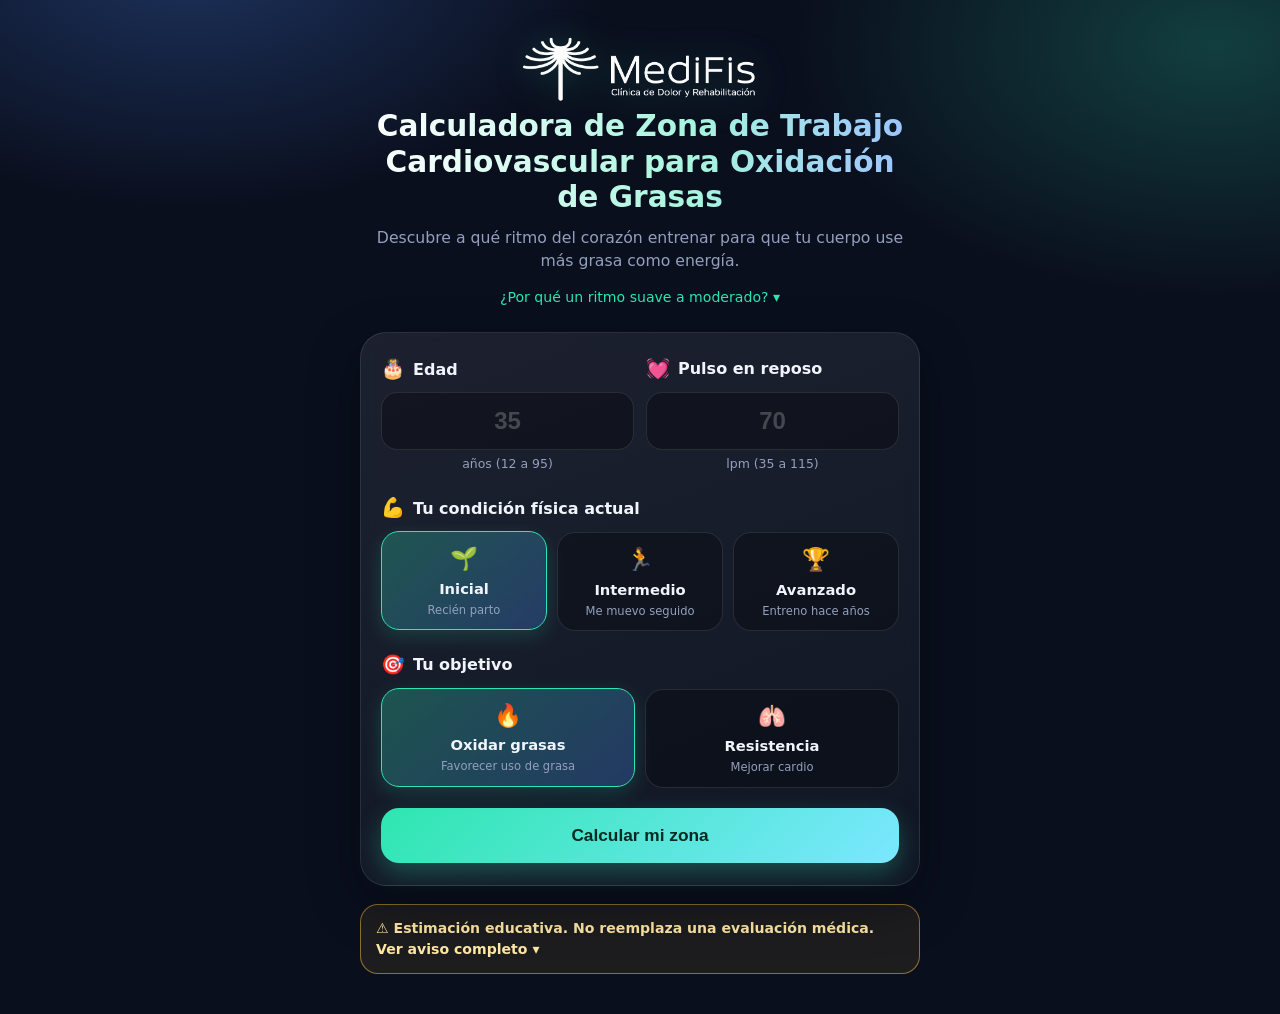
<file: index.html>
<!DOCTYPE html>
<html lang="es">
<head>
<meta charset="UTF-8">
<meta name="viewport" content="width=device-width, initial-scale=1">
<title>Calculadora de Zona de Trabajo Cardiovascular para Oxidación de Grasas</title>
<style>
  :root {
    --bg: #0a0f1e;
    --text: #f1f5fb;
    --muted: #93a0bd;
    --line: rgba(255,255,255,.10);
    --a: #2ee6b0;
    --b: #4c8dff;
    --hot: #ff7a59;
  }
  * { box-sizing: border-box; margin: 0; padding: 0; }
  html { -webkit-text-size-adjust: 100%; }
  body {
    min-height: 100vh;
    font-family: system-ui, -apple-system, "Segoe UI", Roboto, Helvetica, Arial, sans-serif;
    color: var(--text); line-height: 1.5;
    background:
      radial-gradient(700px 420px at 15% -5%, rgba(76,141,255,.28), transparent 60%),
      radial-gradient(700px 420px at 95% 5%, rgba(46,230,176,.22), transparent 60%),
      var(--bg);
    background-attachment: fixed;
    padding: 22px 14px 40px;
  }
  .wrap { max-width: 560px; margin: 0 auto; }

  header { text-align: center; padding: 10px 6px 20px; }
  .logo { display: block; margin: 0 auto 6px; width: min(240px, 68%); height: auto; filter: drop-shadow(0 4px 18px rgba(46,230,176,.25)); }
  h1 {
    font-size: clamp(1.35rem, 5.4vw, 1.85rem); line-height: 1.2; font-weight: 800; margin-top: 6px;
    background: linear-gradient(90deg, #fff, #a7f5de 60%, #9cc2ff);
    -webkit-background-clip: text; background-clip: text; color: transparent;
  }
  .lead { color: var(--muted); font-size: .98rem; margin-top: 10px; }

  details.more { margin: 10px auto 0; max-width: 460px; text-align: left; }
  details summary {
    cursor: pointer; list-style: none; color: var(--a); font-size: .88rem; text-align: center; padding: 4px;
  }
  details summary::-webkit-details-marker { display: none; }
  details .inner { color: var(--muted); font-size: .9rem; margin-top: 8px; padding: 12px 14px; border-radius: 14px; background: rgba(255,255,255,.04); border: 1px solid var(--line); }
  details .inner b { color: var(--text); }

  .card {
    background: linear-gradient(160deg, rgba(255,255,255,.08), rgba(255,255,255,.03));
    border: 1px solid var(--line); border-radius: 26px; padding: 22px 20px;
    box-shadow: 0 18px 50px rgba(0,0,0,.4);
    backdrop-filter: blur(10px); -webkit-backdrop-filter: blur(10px);
  }
  .q { font-weight: 700; font-size: 1rem; margin: 0 0 9px; display: flex; align-items: center; gap: 8px; }
  .q i { font-style: normal; font-size: 1.2rem; }
  .q small { color: var(--muted); font-weight: 400; font-size: .78rem; margin-left: auto; }
  .field { margin-bottom: 20px; }

  .two-col { display: grid; grid-template-columns: 1fr 1fr; gap: 12px; }
  input[type=number] {
    width: 100%; padding: 14px 12px; font-size: 1.5rem; font-weight: 700; text-align: center;
    color: var(--text); background: rgba(0,0,0,.3); border: 1.5px solid var(--line);
    border-radius: 16px; outline: none; transition: border-color .2s, box-shadow .2s;
    -moz-appearance: textfield;
  }
  input[type=number]::-webkit-outer-spin-button, input[type=number]::-webkit-inner-spin-button { -webkit-appearance: none; }
  input[type=number]::placeholder { color: rgba(255,255,255,.22); }
  input[type=number]:focus { border-color: var(--a); box-shadow: 0 0 0 4px rgba(46,230,176,.16); }
  .unit { text-align: center; color: var(--muted); font-size: .78rem; margin-top: 5px; }

  .pills { display: grid; gap: 10px; }
  .pills.c3 { grid-template-columns: repeat(3, 1fr); }
  .pills.c2 { grid-template-columns: repeat(2, 1fr); }
  .pill { position: relative; }
  .pill input { position: absolute; opacity: 0; pointer-events: none; }
  .pill span {
    display: flex; flex-direction: column; align-items: center; justify-content: center; gap: 2px;
    min-height: 74px; padding: 10px 6px; text-align: center; border-radius: 18px; cursor: pointer;
    background: rgba(0,0,0,.28); border: 1.5px solid var(--line);
    font-weight: 700; font-size: .92rem; transition: all .18s; user-select: none;
  }
  .pill span em { font-style: normal; font-size: 1.4rem; }
  .pill span small { font-weight: 400; color: var(--muted); font-size: .72rem; }
  .pill input:checked + span {
    background: linear-gradient(135deg, rgba(46,230,176,.28), rgba(76,141,255,.28));
    border-color: var(--a); box-shadow: 0 6px 20px rgba(46,230,176,.18); transform: translateY(-1px);
  }
  .pill input:focus-visible + span { outline: 2px solid var(--b); outline-offset: 2px; }

  .error {
    display: none; margin-bottom: 14px; padding: 12px 14px; border-radius: 14px; font-size: .92rem;
    background: rgba(255,90,90,.12); border: 1px solid rgba(255,110,110,.55); color: #ffd3d3;
  }
  .error.show { display: block; }

  button.go {
    width: 100%; padding: 17px; font-size: 1.08rem; font-weight: 800; color: #052a21;
    border: 0; border-radius: 18px; cursor: pointer;
    background: linear-gradient(135deg, var(--a), #7be7ff);
    box-shadow: 0 10px 26px rgba(46,230,176,.28);
    transition: transform .15s, box-shadow .2s;
  }
  button.go:hover { transform: translateY(-2px); box-shadow: 0 14px 32px rgba(46,230,176,.38); }
  button.go:active { transform: translateY(0); }

  /* Resultado */
  #result { display: none; margin-top: 18px; }
  #result.show { display: block; animation: rise .45s ease; }
  @keyframes rise { from { opacity: 0; transform: translateY(14px); } to { opacity: 1; transform: none; } }

  .hero { text-align: center; padding: 8px 0 4px; }
  .hero .tag { color: var(--muted); font-size: .88rem; }
  .hero .num {
    font-size: clamp(2.8rem, 15vw, 4.2rem); font-weight: 900; line-height: 1.05; margin: 4px 0;
    background: linear-gradient(90deg, var(--a), var(--b));
    -webkit-background-clip: text; background-clip: text; color: transparent;
  }
  .hero .num small { font-size: 1.1rem; font-weight: 700; color: var(--muted); -webkit-text-fill-color: var(--muted); margin-left: 4px; }
  .hero .sub { color: var(--muted); font-size: .85rem; }

  .meter { margin: 18px 4px 6px; }
  .track { position: relative; height: 12px; border-radius: 99px; background: rgba(255,255,255,.09); }
  .zonebar { position: absolute; top: 0; bottom: 0; border-radius: 99px; background: linear-gradient(90deg, var(--a), var(--b)); box-shadow: 0 0 16px rgba(46,230,176,.5); }
  .ends { display: flex; justify-content: space-between; font-size: .74rem; color: var(--muted); margin-top: 6px; }

  .facts { display: grid; grid-template-columns: repeat(3, 1fr); gap: 8px; margin: 16px 0; }
  .fact { text-align: center; padding: 11px 6px; border-radius: 16px; background: rgba(0,0,0,.25); border: 1px solid var(--line); }
  .fact b { display: block; font-size: 1.05rem; }
  .fact small { color: var(--muted); font-size: .7rem; line-height: 1.2; display: block; margin-top: 2px; }

  .tip {
    display: flex; gap: 12px; align-items: flex-start; padding: 13px 14px; border-radius: 18px;
    background: rgba(76,141,255,.11); border: 1px solid rgba(76,141,255,.35); font-size: .93rem;
  }
  .tip i { font-style: normal; font-size: 1.5rem; line-height: 1; }
  .tip b { display: block; }

  .start { margin-top: 12px; }
  .start .t { font-weight: 700; font-size: .95rem; margin-bottom: 8px; }
  .chips { display: grid; grid-template-columns: repeat(3, 1fr); gap: 8px; }
  .chip { text-align: center; padding: 12px 6px; border-radius: 16px; background: rgba(46,230,176,.09); border: 1px solid rgba(46,230,176,.3); font-size: .8rem; color: var(--muted); }
  .chip b { display: block; font-size: 1.05rem; color: var(--text); }

  .safety {
    margin-top: 18px; padding: 13px 15px; border-radius: 18px; font-size: .85rem;
    background: rgba(255,196,60,.08); border: 1px solid rgba(255,196,60,.5); color: #ffe7a6;
  }
  .safety summary { color: #ffe7a6; text-align: left; font-weight: 600; font-size: .88rem; padding: 0; }
  .safety .inner { background: none; border: 0; padding: 8px 0 0; color: #f3dca0; font-size: .82rem; }
  .safety .inner p + p { margin-top: 8px; }

  @media (max-width: 380px) {
    .pills.c3 { grid-template-columns: 1fr; }
    .pill span { flex-direction: row; min-height: 56px; justify-content: flex-start; padding-left: 16px; gap: 10px; }
    .chips, .facts { grid-template-columns: 1fr; }
  }
  @media (prefers-reduced-motion: reduce) { * { animation: none !important; transition: none !important; } }
</style>
</head>
<body>
<div class="wrap">

  <header>
    <img class="logo" src="[data-uri]" alt="MediFis – Clínica de Dolor y Rehabilitación" width="811" height="240">
    <h1>Calculadora de Zona de Trabajo Cardiovascular para Oxidación de Grasas</h1>
    <p class="lead">Descubre a qué ritmo del corazón entrenar para que tu cuerpo use más grasa como energía.</p>
    <details class="more">
      <summary>¿Por qué un ritmo suave a moderado? ▾</summary>
      <div class="inner">
        Tu cuerpo usa <b>grasa</b> y <b>azúcar</b> como combustible. Cuando vas a un ritmo suave a moderado, puedes mantenerlo por más tiempo y la <b>grasa aporta una mayor parte</b> de la energía. Si vas muy rápido, el cuerpo prefiere el azúcar porque da energía más rápido.
      </div>
    </details>
  </header>

  <main class="card">
    <div id="error" class="error" role="alert" aria-live="assertive"></div>

    <div class="two-col field">
      <div>
        <div class="q"><i>🎂</i>Edad</div>
        <input type="number" id="edad" inputmode="numeric" min="12" max="95" placeholder="35" aria-label="Edad en años">
        <div class="unit">años (12 a 95)</div>
      </div>
      <div>
        <div class="q"><i>💓</i>Pulso en reposo</div>
        <input type="number" id="fcr" inputmode="numeric" min="35" max="115" placeholder="70" aria-label="Frecuencia cardíaca en reposo en latidos por minuto">
        <div class="unit">lpm (35 a 115)</div>
      </div>
    </div>

    <div class="field">
      <div class="q"><i>💪</i>Tu condición física actual</div>
      <div class="pills c3" role="radiogroup" aria-label="Condición física">
        <label class="pill"><input type="radio" name="nivel" value="inicial" checked><span><em>🌱</em>Inicial<small>Recién parto</small></span></label>
        <label class="pill"><input type="radio" name="nivel" value="intermedio"><span><em>🏃</em>Intermedio<small>Me muevo seguido</small></span></label>
        <label class="pill"><input type="radio" name="nivel" value="avanzado"><span><em>🏆</em>Avanzado<small>Entreno hace años</small></span></label>
      </div>
    </div>

    <div class="field">
      <div class="q"><i>🎯</i>Tu objetivo</div>
      <div class="pills c2" role="radiogroup" aria-label="Objetivo">
        <label class="pill"><input type="radio" name="objetivo" value="grasas" checked><span><em>🔥</em>Oxidar grasas<small>Favorecer uso de grasa</small></span></label>
        <label class="pill"><input type="radio" name="objetivo" value="resistencia"><span><em>🫁</em>Resistencia<small>Mejorar cardio</small></span></label>
      </div>
    </div>

    <button type="button" class="go" id="calcular">Calcular mi zona</button>

    <section id="result" aria-live="polite">
      <div class="hero">
        <div class="tag">Tu zona ideal de pulso</div>
        <div class="num"><span id="zona"></span><small>lpm</small></div>
        <div class="sub" id="objTxt"></div>
      </div>

      <div class="meter">
        <div class="track"><div class="zonebar" id="zbar"></div></div>
        <div class="ends"><span id="eRep"></span><span id="eMax"></span></div>
      </div>

      <div class="facts">
        <div class="fact"><b id="fcmax"></b><small>Pulso máximo estimado (FCmáx)</small></div>
        <div class="fact"><b id="reserva"></b><small>Reserva cardíaca</small></div>
        <div class="fact"><b id="pct"></b><small>de tu reserva</small></div>
      </div>

      <div class="tip">
        <i>🗣️</i>
        <div><b>Prueba de la charla</b>Deberías poder hablar en frases cortas. Si no puedes conversar, baja la intensidad.</div>
      </div>

      <div class="start">
        <div class="t">Para comenzar</div>
        <div class="chips">
          <div class="chip"><b>10–20</b>minutos</div>
          <div class="chip"><b>3 veces</b>por semana</div>
          <div class="chip"><b>+5 min</b>cada semana</div>
        </div>
      </div>

      <details class="more" style="max-width:none;margin-top:14px">
        <summary>Nota sobre la pérdida de grasa ▾</summary>
        <div class="inner">Entrenar en esta zona favorece el uso de grasa durante esa sesión de ejercicio, pero no garantiza por sí solo la pérdida de grasa corporal. La reducción de grasa depende del balance energético, la alimentación, el sueño, la actividad física semanal y la constancia.</div>
      </details>
    </section>
  </main>

  <div class="safety" role="note">
    <details>
      <summary>⚠️ Estimación educativa. No reemplaza una evaluación médica. Ver aviso completo ▾</summary>
      <div class="inner">
        <p>Esta calculadora entrega una estimación educativa. No reemplaza una evaluación médica ni una medición precisa del FATmax mediante test de esfuerzo con análisis de gases. Si tienes una condición médica, dolor, mareos, falta de aire desproporcionada o usas medicamentos que afectan la frecuencia cardíaca, consulta con un profesional de salud antes de realizar ejercicio.</p>
      </div>
    </details>
  </div>

</div>

<script>
(function () {
  var RANGOS = {
    grasas:      { inicial: [0.50, 0.60], intermedio: [0.55, 0.65], avanzado: [0.60, 0.70] },
    resistencia: { inicial: [0.55, 0.65], intermedio: [0.60, 0.70], avanzado: [0.65, 0.78] }
  };
  var NOMBRES = {
    grasas: "Objetivo: favorecer oxidación de grasas",
    resistencia: "Objetivo: mejorar resistencia cardiovascular"
  };
  var $ = function (id) { return document.getElementById(id); };
  var errorBox = $("error"), result = $("result");

  function error(msg) {
    errorBox.textContent = "⚠️ " + msg;
    errorBox.classList.add("show");
    result.classList.remove("show");
  }
  function radio(name) { return document.querySelector('input[name="' + name + '"]:checked').value; }

  function calcular() {
    errorBox.classList.remove("show");
    var eR = $("edad").value.trim().replace(",", "."), fR = $("fcr").value.trim().replace(",", ".");
    if (eR === "" || fR === "") return error("Completa tu edad y tu pulso en reposo para continuar.");
    var edad = Number(eR), fcr = Number(fR);
    if (!isFinite(edad) || !isFinite(fcr)) return error("Escribe solo números.");
    if (edad < 12 || edad > 95) return error("La edad debe estar entre 12 y 95 años.");
    if (fcr < 35 || fcr > 115) return error("El pulso en reposo debe estar entre 35 y 115 lpm.");

    var obj = radio("objetivo"), r = RANGOS[obj][radio("nivel")];
    var fcmax = 208 - 0.7 * edad;
    var reserva = fcmax - fcr;
    if (reserva <= 0) return error("Con estos datos no se puede calcular. Revisa tu edad y tu pulso en reposo.");

    var lo = Math.round(fcr + reserva * r[0]), hi = Math.round(fcr + reserva * r[1]);
    $("zona").textContent = lo + " – " + hi;
    $("objTxt").textContent = NOMBRES[obj];
    $("fcmax").textContent = Math.round(fcmax) + " lpm";
    $("reserva").textContent = Math.round(reserva) + " lpm";
    $("pct").textContent = Math.round(r[0] * 100) + "–" + Math.round(r[1] * 100) + "%";
    $("eRep").textContent = "Reposo " + Math.round(fcr);
    $("eMax").textContent = "Máximo " + Math.round(fcmax);

    var bar = $("zbar");
    bar.style.left = Math.max(0, (lo - fcr) / reserva * 100) + "%";
    bar.style.width = Math.max(3, (hi - lo) / reserva * 100) + "%";

    result.classList.remove("show");
    void result.offsetWidth;
    result.classList.add("show");
    setTimeout(function () { result.scrollIntoView({ behavior: "smooth", block: "start" }); }, 60);
  }

  $("calcular").addEventListener("click", calcular);
  ["edad", "fcr"].forEach(function (id) {
    $(id).addEventListener("keydown", function (e) { if (e.key === "Enter") calcular(); });
  });
})();
</script>
</body>
</html>
</file>
